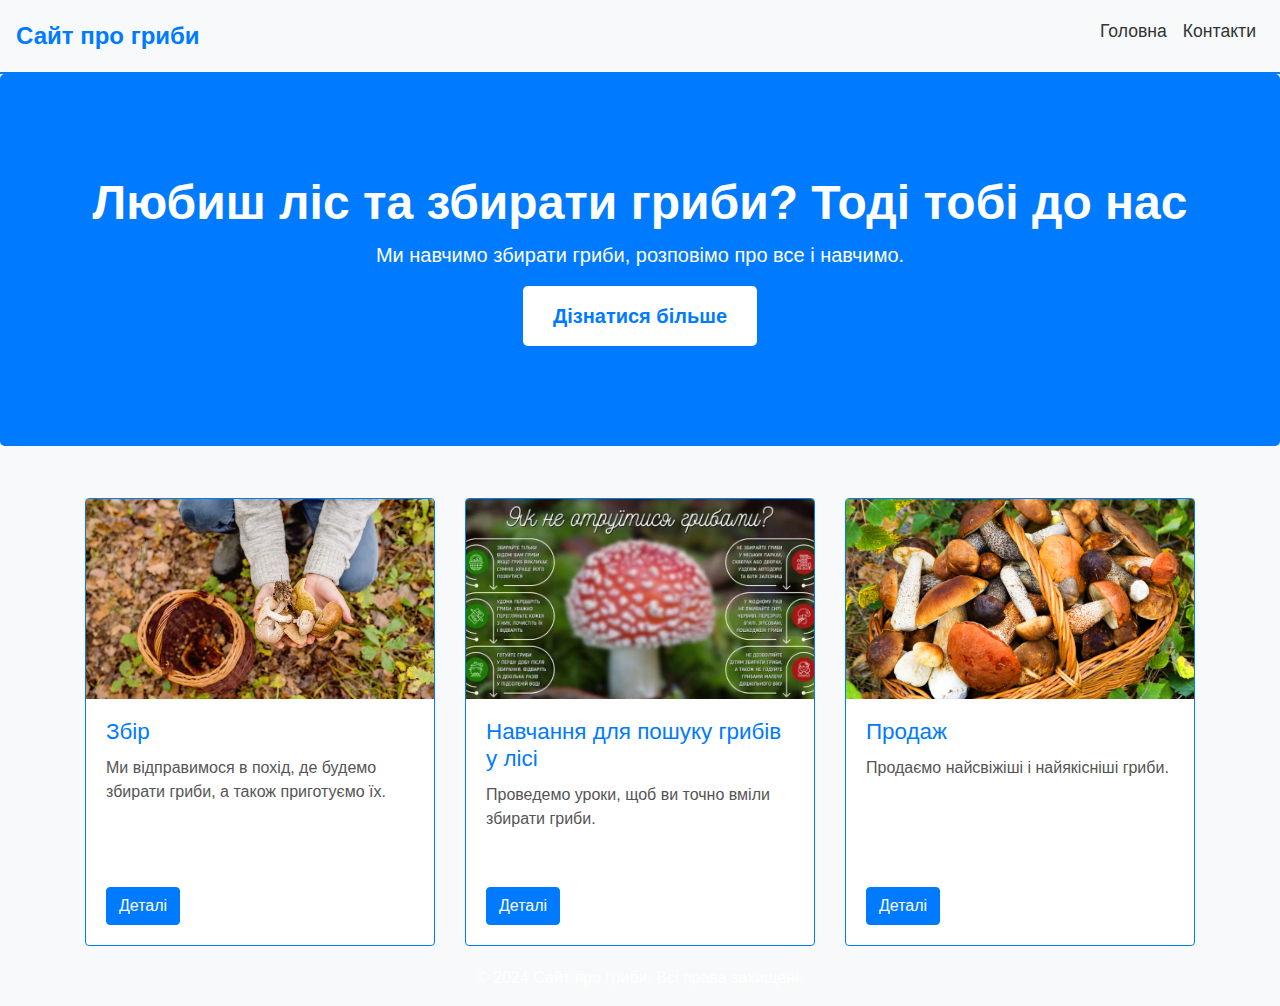
<file: index.html>
<!DOCTYPE html>
<html lang="en">
<head>
    <meta charset="UTF-8">
    <meta name="viewport" content="width=device-width, initial-scale=1.0">
    <title>Мій сайт</title>
    <link href="https://stackpath.bootstrapcdn.com/bootstrap/4.5.2/css/bootstrap.min.css" rel="stylesheet">
    <link rel="stylesheet" href="/style.css">
</head>
<body>

    <!-- Навігаційна панель -->
    <nav class="navbar navbar-expand-lg navbar-light bg-light">
        <a class="navbar-brand" href="#">Сайт про гриби</a>
        <button class="navbar-toggler" type="button" data-toggle="collapse" data-target="#navbarNav" aria-controls="navbarNav" aria-expanded="false" aria-label="Toggle navigation">
            <span class="navbar-toggler-icon"></span>
        </button>
        <div class="collapse navbar-collapse" id="navbarNav">
            <ul class="navbar-nav ml-auto">
                <li class="nav-item">
                    <a class="nav-link" href="#">Головна</a>
                </li>
                <li class="nav-item">
                    <a class="nav-link" href="/contacts.html">Контакти</a> <!-- Видалено btn-primary, щоб не підсвічувалась постійно -->
                </li>
            </ul>
        </div>
    </nav>

    <!-- Головний банер -->
    <div class="jumbotron text-center">
        <h1 class="display-4">Любиш ліс та збирати гриби? Тоді тобі до нас</h1>
        <p class="lead">Ми навчимо збирати гриби, розповімо про все і навчимо.</p>
        <a class="btn btn-primary btn-lg" href="/more.html" role="button">Дізнатися більше</a>
    </div>

    <!-- Секція з картками -->
    <div class="container">
        <div class="row">
            <div class="col-lg-4">
                <div class="card">
                    <img class="card-img-top" src="/imege/5311d2f0-6dd4-49a9-90cb-83405d906f94.webp" alt="Зображення 1">
                    <div class="card-body">
                        <h5 class="card-title">Збір</h5>
                        <p class="card-text">Ми відправимося в похід, де будемо збирати гриби, а також приготуємо їх.</p>
                        <a href="#" class="btn btn-primary">Деталі</a>
                    </div>
                </div>
            </div>
            <div class="col-lg-4">
                <div class="card">
                    <img class="card-img-top" src="/imege/yak-ne-otruitisya-gribami.jpg.webp" alt="Зображення 2">
                    <div class="card-body">
                        <h5 class="card-title">Навчання для пошуку грибів у лісі</h5>
                        <p class="card-text">Проведемо уроки, щоб ви точно вміли збирати гриби.</p>
                        <a href="#" class="btn btn-primary">Деталі</a>
                    </div>
                </div>
            </div>
            <div class="col-lg-4">
                <div class="card">
                    <img class="card-img-top" src="/imege/kartinki24_ru_muchrooms_55.jpg.webp" alt="Зображення 3">
                    <div class="card-body">
                        <h5 class="card-title">Продаж</h5>
                        <p class="card-text">Продаємо найсвіжіші і найякісніші гриби.</p>
                        <a href="#" class="btn btn-primary">Деталі</a>
                    </div>
                </div>
            </div>
        </div>
    </div>

    <!-- Підвал сайту -->
    <footer class="bg-light text-center py-3 mt-4">
        <p>&copy; 2024 Сайт про гриби. Всі права захищені.</p>
    </footer>

    <script src="https://code.jquery.com/jquery-3.5.1.slim.min.js"></script>
    <script src="https://cdn.jsdelivr.net/npm/bootstrap@4.5.2/dist/js/bootstrap.bundle.min.js"></script>
</body>
</html>
</file>
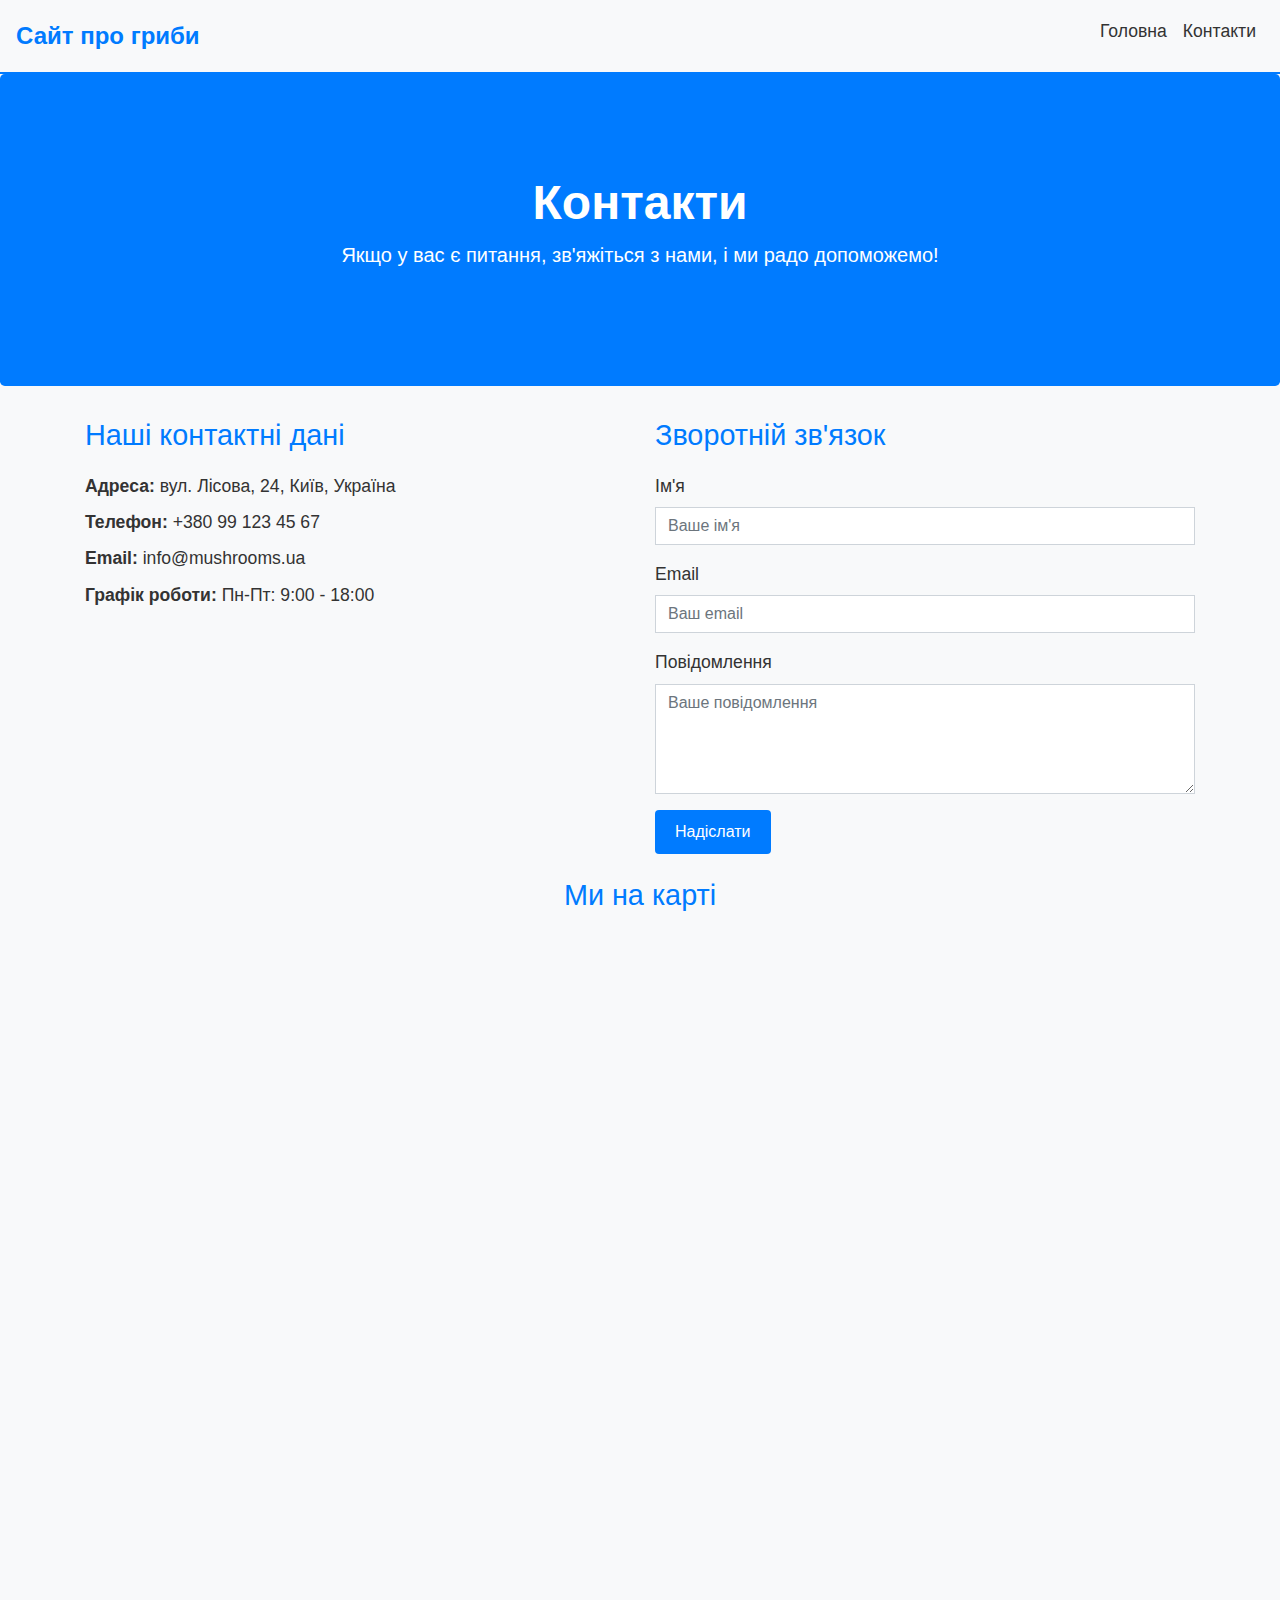
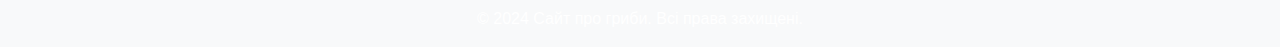
<file: contacts.html>
<!DOCTYPE html>
<html lang="en">
<head>
    <meta charset="UTF-8">
    <meta name="viewport" content="width=device-width, initial-scale=1.0">
    <title>Контакти - Сайт про гриби</title>
    <link href="https://stackpath.bootstrapcdn.com/bootstrap/4.5.2/css/bootstrap.min.css" rel="stylesheet">
    <link rel="stylesheet" href="/style.css">
</head>
<body>

   
    <nav class="navbar navbar-expand-lg navbar-light bg-light">
        <a class="navbar-brand" href="#">Сайт про гриби</a>
        <button class="navbar-toggler" type="button" data-toggle="collapse" data-target="#navbarNav" aria-controls="navbarNav" aria-expanded="false" aria-label="Toggle navigation">
            <span class="navbar-toggler-icon"></span>
        </button>
        <div class="collapse navbar-collapse" id="navbarNav">
            <ul class="navbar-nav ml-auto">
                <li class="nav-item">
                    <a class="nav-link" href="index.html">Головна</a> 
                </li>
                <li class="nav-item active">
                    <a class="nav-link" href="#">Контакти</a>
                </li>
            </ul>
        </div>
    </nav>

    <!-- Головний заголовок сторінки -->
    <div class="jumbotron text-center">
        <h1 class="display-4">Контакти</h1>
        <p class="lead">Якщо у вас є питання, зв'яжіться з нами, і ми радо допоможемо!</p>
    </div>

    <!-- Секція з контактами -->
    <div class="container">
        <div class="row">
            <div class="col-md-6">
                <h3>Наші контактні дані</h3>
                <ul class="list-unstyled">
                    <li><strong>Адреса:</strong> вул. Лісова, 24, Київ, Україна</li>
                    <li><strong>Телефон:</strong> +380 99 123 45 67</li>
                    <li><strong>Email:</strong> info@mushrooms.ua</li>
                    <li><strong>Графік роботи:</strong> Пн-Пт: 9:00 - 18:00</li>
                </ul>
            </div>
            <div class="col-md-6">
                <h3>Зворотній зв'язок</h3>
                <form>
                    <div class="form-group">
                        <label for="name">Ім'я</label>
                        <input type="text" class="form-control" id="name" placeholder="Ваше ім'я">
                    </div>
                    <div class="form-group">
                        <label for="email">Email</label>
                        <input type="email" class="form-control" id="email" placeholder="Ваш email">
                    </div>
                    <div class="form-group">
                        <label for="message">Повідомлення</label>
                        <textarea class="form-control" id="message" rows="4" placeholder="Ваше повідомлення"></textarea>
                    </div>
                    <button type="submit" class="btn btn-primary">Надіслати</button>
                </form>
            </div>
        </div>
    </div>

    <!-- Карта -->
    <div class="container mt-4">
        <h3 class="text-center">Ми на карті</h3>
        <div class="embed-responsive embed-responsive-16by9">
            <iframe class="embed-responsive-item" 
                    src="https://www.google.com/maps/embed?pb=!1m18!1m12!1m3!1d25360.68062060349!2d30.5234005!3d50.450033!2m3!1f0!2f0!3f0!3m2!1i1024!2i768!4f13.1!3m3!1m2!1s0x40d4ce5354c9a1c9%3A0x963f8c89e62e0e3!2sKyiv!5e0!3m2!1sen!2sua!4v1614101808371!5m2!1sen!2sua" 
                    allowfullscreen=""></iframe>
        </div>
    </div>

    <!-- Підвал сайту -->
    <footer class="bg-light text-center py-3 mt-4">
        <p>&copy; 2024 Сайт про гриби. Всі права захищені.</p>
    </footer>

    <script src="https://code.jquery.com/jquery-3.5.1.slim.min.js"></script>
    <script src="https://cdn.jsdelivr.net/npm/bootstrap@4.5.2/dist/js/bootstrap.bundle.min.js"></script>
</body>
</html>
</file>
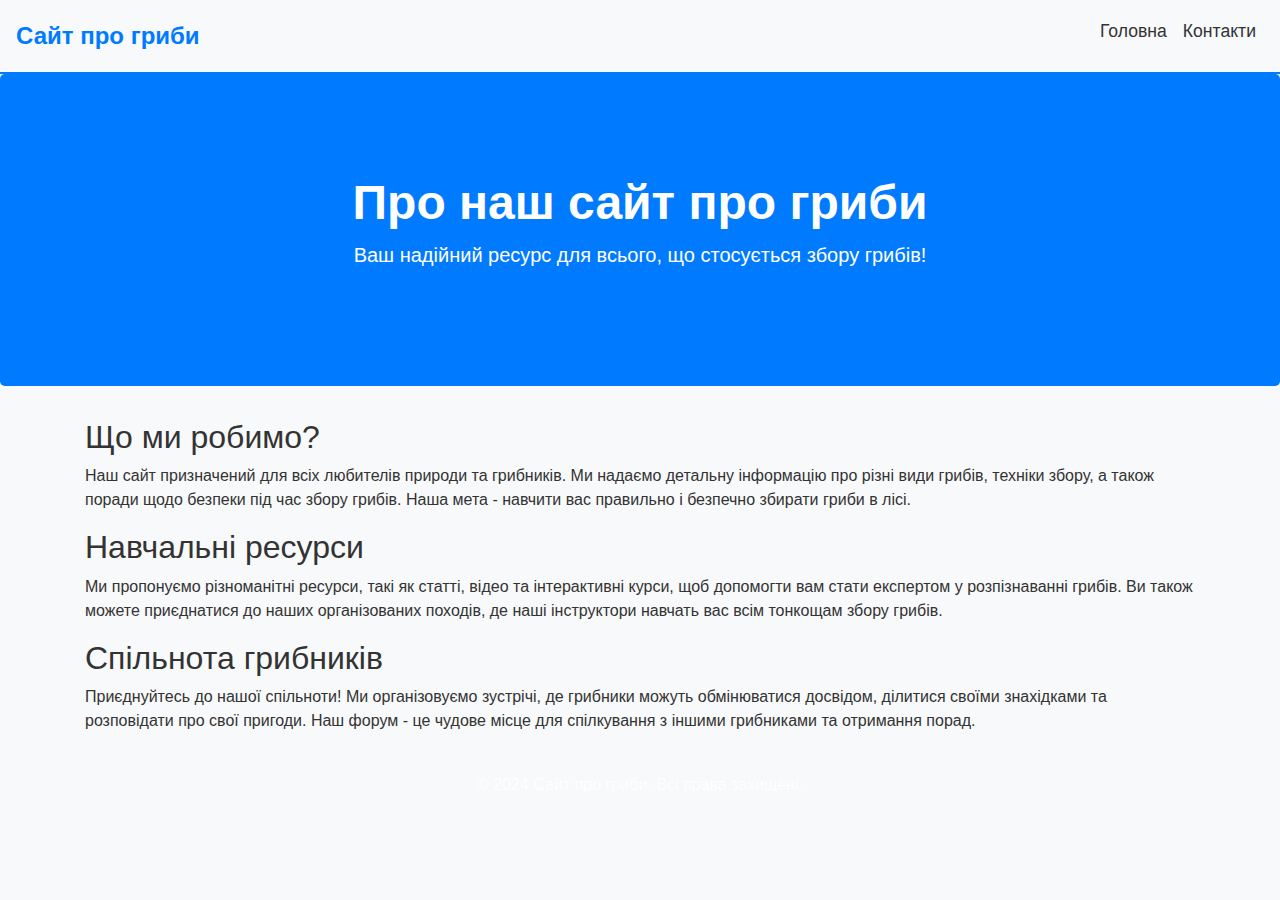
<file: more.html>
<!DOCTYPE html>
<html lang="uk">
<head>
    <meta charset="UTF-8">
    <meta name="viewport" content="width=device-width, initial-scale=1.0">
    <title>Про наш сайт</title>
    <link href="https://stackpath.bootstrapcdn.com/bootstrap/4.5.2/css/bootstrap.min.css" rel="stylesheet">
    <link rel="stylesheet" href="style.css">
</head>
<body>


    <nav class="navbar navbar-expand-lg navbar-light bg-light">
        <a class="navbar-brand" href="#">Сайт про гриби</a>
        <button class="navbar-toggler" type="button" data-toggle="collapse" data-target="#navbarNav" aria-controls="navbarNav" aria-expanded="false" aria-label="Toggle navigation">
            <span class="navbar-toggler-icon"></span>
        </button>
        <div class="collapse navbar-collapse" id="navbarNav">
            <ul class="navbar-nav ml-auto">
                <li class="nav-item">
                    <a class="nav-link" href="index.html">Головна</a> 
                </li>
                <li class="nav-item">
                    <a class="nav-link" href="/contacts.html">Контакти</a> <!-- Видалено btn-primary для уникнення постійного підсвічування -->
                </li>
            </ul>
        </div>
    </nav>

    
    <div class="jumbotron text-center">
        <h1 class="display-4">Про наш сайт про гриби</h1>
        <p class="lead">Ваш надійний ресурс для всього, що стосується збору грибів!</p>
    </div>

    <div class="container">
        <h2>Що ми робимо?</h2>
        <p>
            Наш сайт призначений для всіх любителів природи та грибників. Ми надаємо детальну інформацію про різні види грибів, техніки збору, 
            а також поради щодо безпеки під час збору грибів. Наша мета - навчити вас правильно і безпечно збирати гриби в лісі.
        </p>

        <h2>Навчальні ресурси</h2>
        <p>
            Ми пропонуємо різноманітні ресурси, такі як статті, відео та інтерактивні курси, щоб допомогти вам стати експертом у 
            розпізнаванні грибів. Ви також можете приєднатися до наших організованих походів, де наші інструктори навчать вас 
            всім тонкощам збору грибів.
        </p>

        <h2>Спільнота грибників</h2>
        <p>
            Приєднуйтесь до нашої спільноти! Ми організовуємо зустрічі, де грибники можуть обмінюватися досвідом, ділитися своїми 
            знахідками та розповідати про свої пригоди. Наш форум - це чудове місце для спілкування з іншими грибниками 
            та отримання порад.
        </p>

    </div>

    <footer class="bg-light text-center py-3 mt-4">
        <p>&copy; 2024 Сайт про гриби. Всі права захищені.</p>
    </footer>

    <script src="https://code.jquery.com/jquery-3.5.1.slim.min.js"></script>
    <script src="https://cdn.jsdelivr.net/npm/bootstrap@4.5.2/dist/js/bootstrap.bundle.min.js"></script>
</body>
</html>
</file>
<file: style.css>
body {
    font-family: 'Arial', sans-serif;
    background-color: #f8f9fa;
    color: #333;
    margin: 0;
    padding: 0;
}

.navbar {
    border-bottom: 2px solid #007bff;
}

.navbar-brand {
    font-size: 1.5rem;
    font-weight: bold;
    color: #007bff !important;
}

.nav-link {
    font-size: 1.1rem;
    padding: 10px 20px;
    color: #333 !important; /* Залишаємо звичайний колір для посилань */
}

.nav-link:hover {
    background-color: #007bff;
    color: white !important;
    border-radius: 5px;
}

.navbar-nav .nav-item .active {
    background-color: transparent; /* Забираємо виділення активної кнопки */
    color: #333 !important; /* Залишаємо звичайний колір тексту */
}

.jumbotron {
    background-color: #007bff;
    color: white;
    padding: 100px 25px;
}

.jumbotron h1 {
    font-size: 3rem;
    font-weight: bold;
}

.jumbotron .btn {
    background-color: white;
    color: #007bff;
    border: none;
    font-weight: bold;
    padding: 15px 30px;
}

.jumbotron .btn:hover {
    background-color: #0056b3;
    color: white;
}

.card {
    margin: 20px 0;
    border: 1px solid #007bff;
    transition: transform 0.3s ease;
}

.card:hover {
    transform: translateY(-5px);
    box-shadow: 0 4px 8px rgba(0, 0, 0, 0.1);
}

.card-title {
    font-size: 1.4rem;
    color: #007bff;
}

.card-text {
    color: #555;
}

.card .btn {
    background-color: #007bff;
    color: white;
}

.card .btn:hover {
    background-color: #0056b3;
}

.card {
    height: 100%;
    display: flex;
    flex-direction: column;
}

.card-img-top {
    height: 200px;
    object-fit: cover;
}

.card-body {
    flex-grow: 1;
    display: flex;
    flex-direction: column;
    justify-content: space-between;
}

.card-body h5 {
    margin-bottom: 10px;
}

.card-body p {
    flex-grow: 1;
}

.card-body .btn {
    align-self: flex-start;
}

footer {
    background-color: #007bff;
    color: white;
    padding: 20px 0;
    text-align: center;
    margin-top: 40px;
}

footer p {
    margin: 0;
    font-size: 1rem;
}

.container {
    margin-top: 30px;
}

h3 {
    font-size: 1.8rem;
    color: #007bff;
    margin-bottom: 20px;
}

ul {
    padding-left: 20px;
}

ul li {
    font-size: 1.1rem;
    margin-bottom: 10px;
}

.form-group label {
    font-size: 1.1rem;
}

.form-control {
    border-radius: 0;
}

button.btn {
    background-color: #007bff;
    color: white;
    padding: 10px 20px;
    border: none;
}

button.btn:hover {
    background-color: #0056b3;
}

.embed-responsive {
    margin-top: 30px;
}

.contacts-section {
    color: #333;
}

.contacts-section h3 {
    font-size: 1.8rem;
    color: #007bff;
    margin-bottom: 20px;
}

.contacts-section ul li {
    font-size: 1.1rem;
    color: #555;
    margin-bottom: 10px;
}

.contacts-section a {
    color: #007bff;
}

.contacts-section a:hover {
    color: #0056b3;
}
</file>
